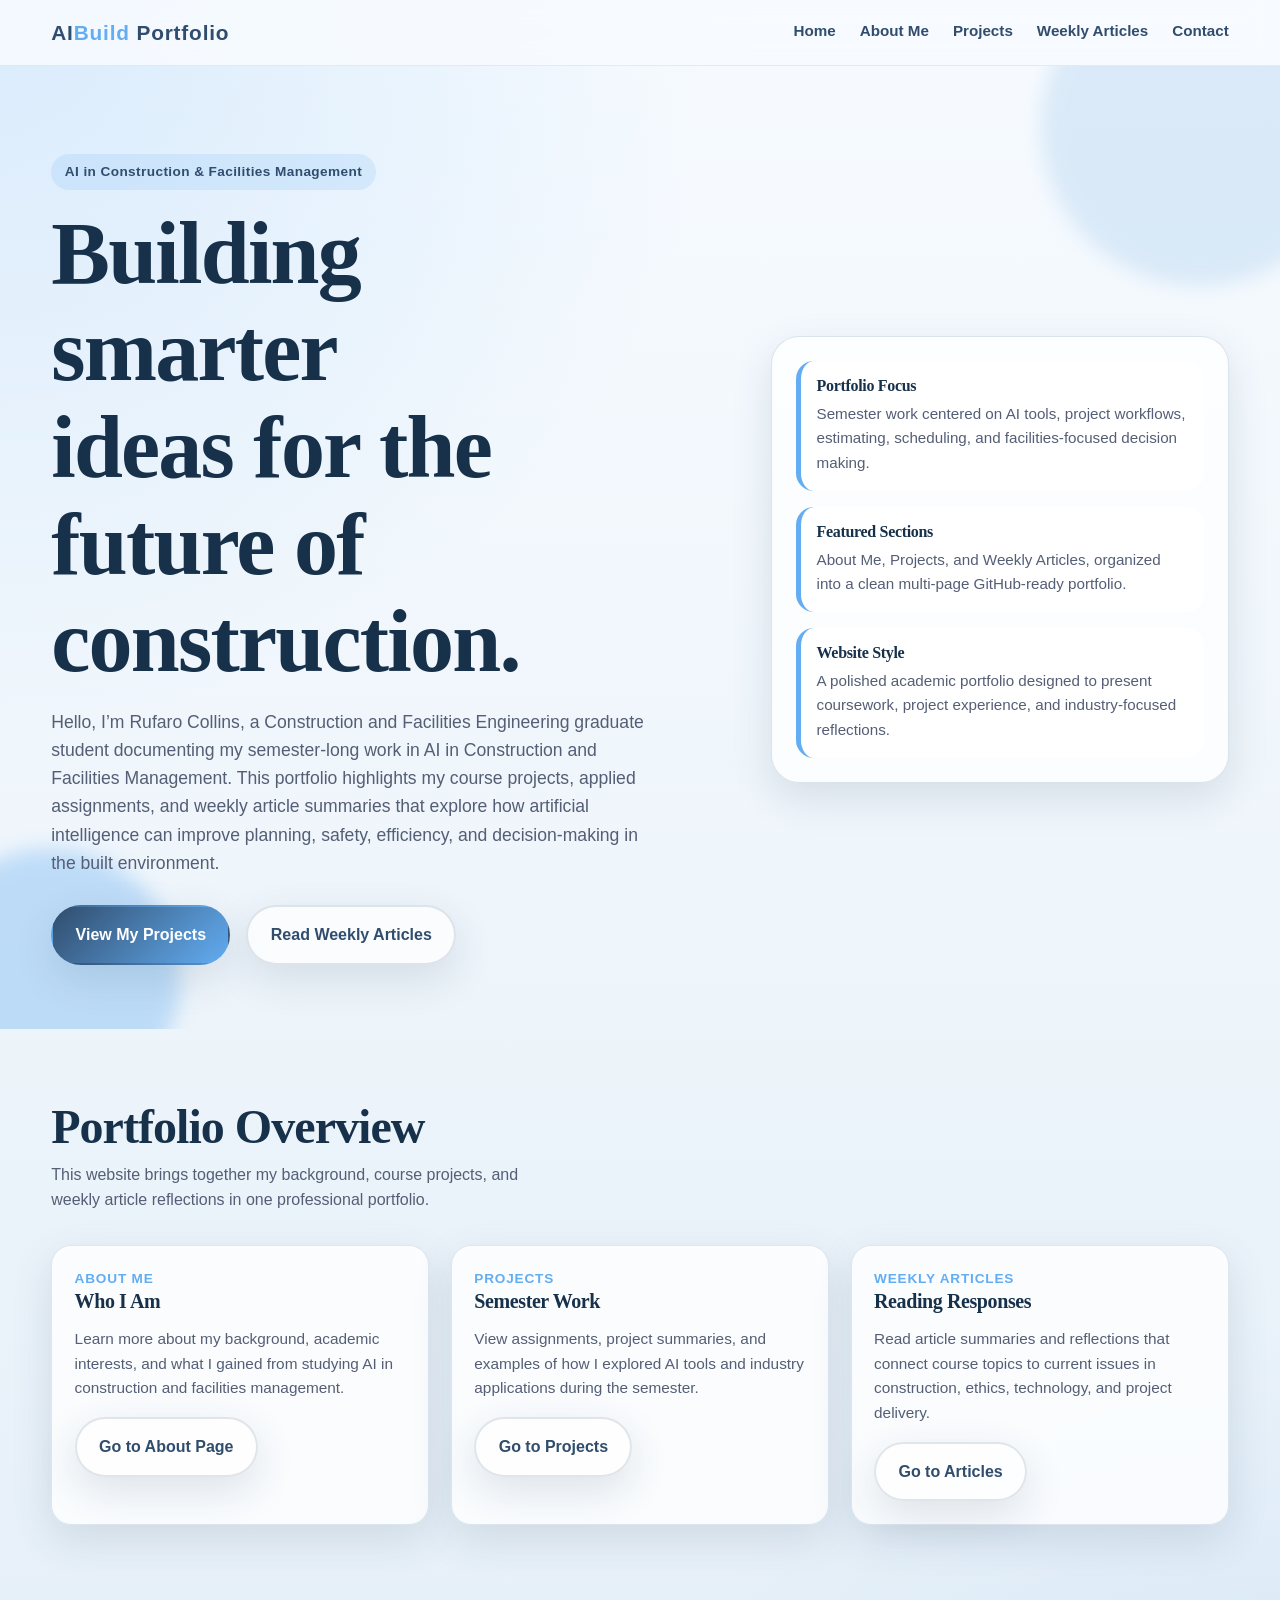
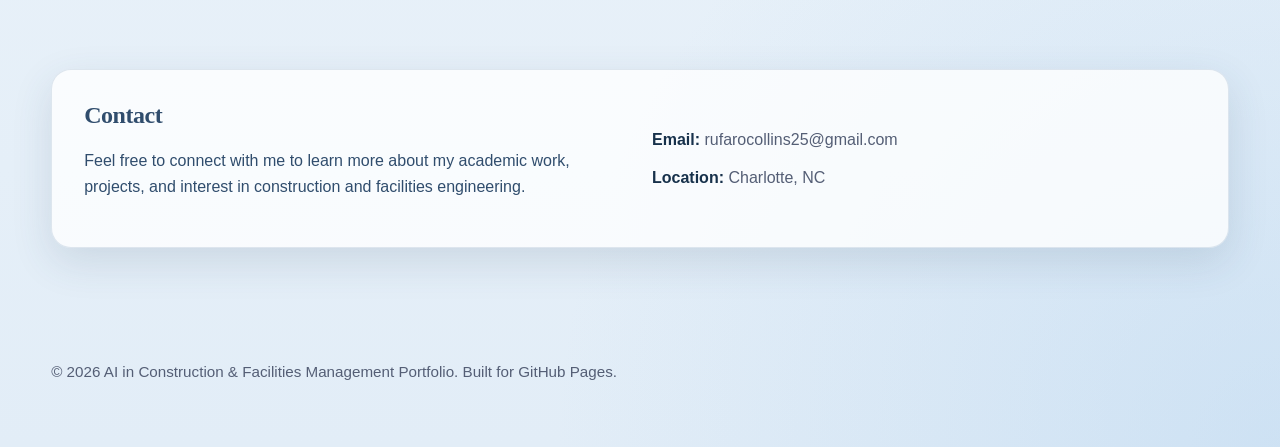
<file: index.html>
<!DOCTYPE html>
<html lang="en">
<head>
  <meta charset="UTF-8" />
  <meta name="viewport" content="width=device-width, initial-scale=1.0" />
  <title>AI in Construction & Facilities Management Portfolio</title>
  <meta name="description" content="Portfolio website for coursework in AI in Construction and Facilities Management." />
  <link rel="stylesheet" href="style.css" />
</head>
<body>
  <header class="site-header">
    <div class="container nav">
      <a class="logo" href="index.html">AI<span>Build</span> Portfolio</a>
      <nav class="nav-links" aria-label="Primary navigation">
        <a href="index.html">Home</a>
        <a href="about.html">About Me</a>
        <a href="projects.html">Projects</a>
        <a href="weekly-articles.html">Weekly Articles</a>
        <a href="index.html#contact">Contact</a>
      </nav>
    </div>
  </header>

  <main>
    <section class="hero">
      <div class="container hero-grid">
        <div>
          <span class="eyebrow">AI in Construction & Facilities Management</span>
          <h1>Building smarter ideas for the future of construction.</h1>
          <p>
            Hello, I’m Rufaro Collins, a Construction and Facilities Engineering graduate student documenting
            my semester-long work in AI in Construction and Facilities Management. This portfolio highlights
            my course projects, applied assignments, and weekly article summaries that explore how artificial
            intelligence can improve planning, safety, efficiency, and decision-making in the built environment.
          </p>
          <div class="cta-row">
            <a class="btn btn-primary" href="projects.html">View My Projects</a>
            <a class="btn btn-secondary" href="weekly-articles.html">Read Weekly Articles</a>
          </div>
        </div>

        <aside class="hero-card" aria-label="Course highlights">
          <div class="mini-panel">
            <h3>Portfolio Focus</h3>
            <p>Semester work centered on AI tools, project workflows, estimating, scheduling, and facilities-focused decision making.</p>
          </div>
          <div class="mini-panel">
            <h3>Featured Sections</h3>
            <p>About Me, Projects, and Weekly Articles, organized into a clean multi-page GitHub-ready portfolio.</p>
          </div>
          <div class="mini-panel">
            <h3>Website Style</h3>
            <p>A polished academic portfolio designed to present coursework, project experience, and industry-focused reflections.</p>
          </div>
        </aside>
      </div>
    </section>

    <section class="home-preview">
      <div class="container">
        <div class="section-heading">
          <div>
            <h2>Portfolio Overview</h2>
            <p>This website brings together my background, course projects, and weekly article reflections in one professional portfolio.</p>
          </div>
        </div>

        <div class="article-grid">
          <article class="article-card">
            <div class="article-note">About Me</div>
            <h3>Who I Am</h3>
            <p>
              Learn more about my background, academic interests, and what I gained from studying AI in construction and facilities management.
            </p>
            <a class="btn btn-secondary" href="about.html">Go to About Page</a>
          </article>

          <article class="article-card">
            <div class="article-note">Projects</div>
            <h3>Semester Work</h3>
            <p>
              View assignments, project summaries, and examples of how I explored AI tools and industry applications during the semester.
            </p>
            <a class="btn btn-secondary" href="projects.html">Go to Projects</a>
          </article>

          <article class="article-card">
            <div class="article-note">Weekly Articles</div>
            <h3>Reading Responses</h3>
            <p>
              Read article summaries and reflections that connect course topics to current issues in construction, ethics, technology, and project delivery.
            </p>
            <a class="btn btn-secondary" href="weekly-articles.html">Go to Articles</a>
          </article>
        </div>
      </div>
    </section>

    <section id="contact">
      <div class="container">
        <div class="contact-card">
          <div>
            <h2>Contact</h2>
            <p>
              Feel free to connect with me to learn more about my academic work, projects, and interest in construction and facilities engineering.
            </p>
          </div>
          <div class="contact-list">
            <div><strong>Email:</strong> <a href="mailto:rufarocollins25@gmail.com">rufarocollins25@gmail.com</a></div>
            <div><strong>Location:</strong> Charlotte, NC</div>
          </div>
        </div>
      </div>
    </section>
  </main>

  <footer class="site-footer">
    <div class="container">
      <p>© 2026 AI in Construction & Facilities Management Portfolio. Built for GitHub Pages.</p>
    </div>
  </footer>
</body>
</html>
</file>
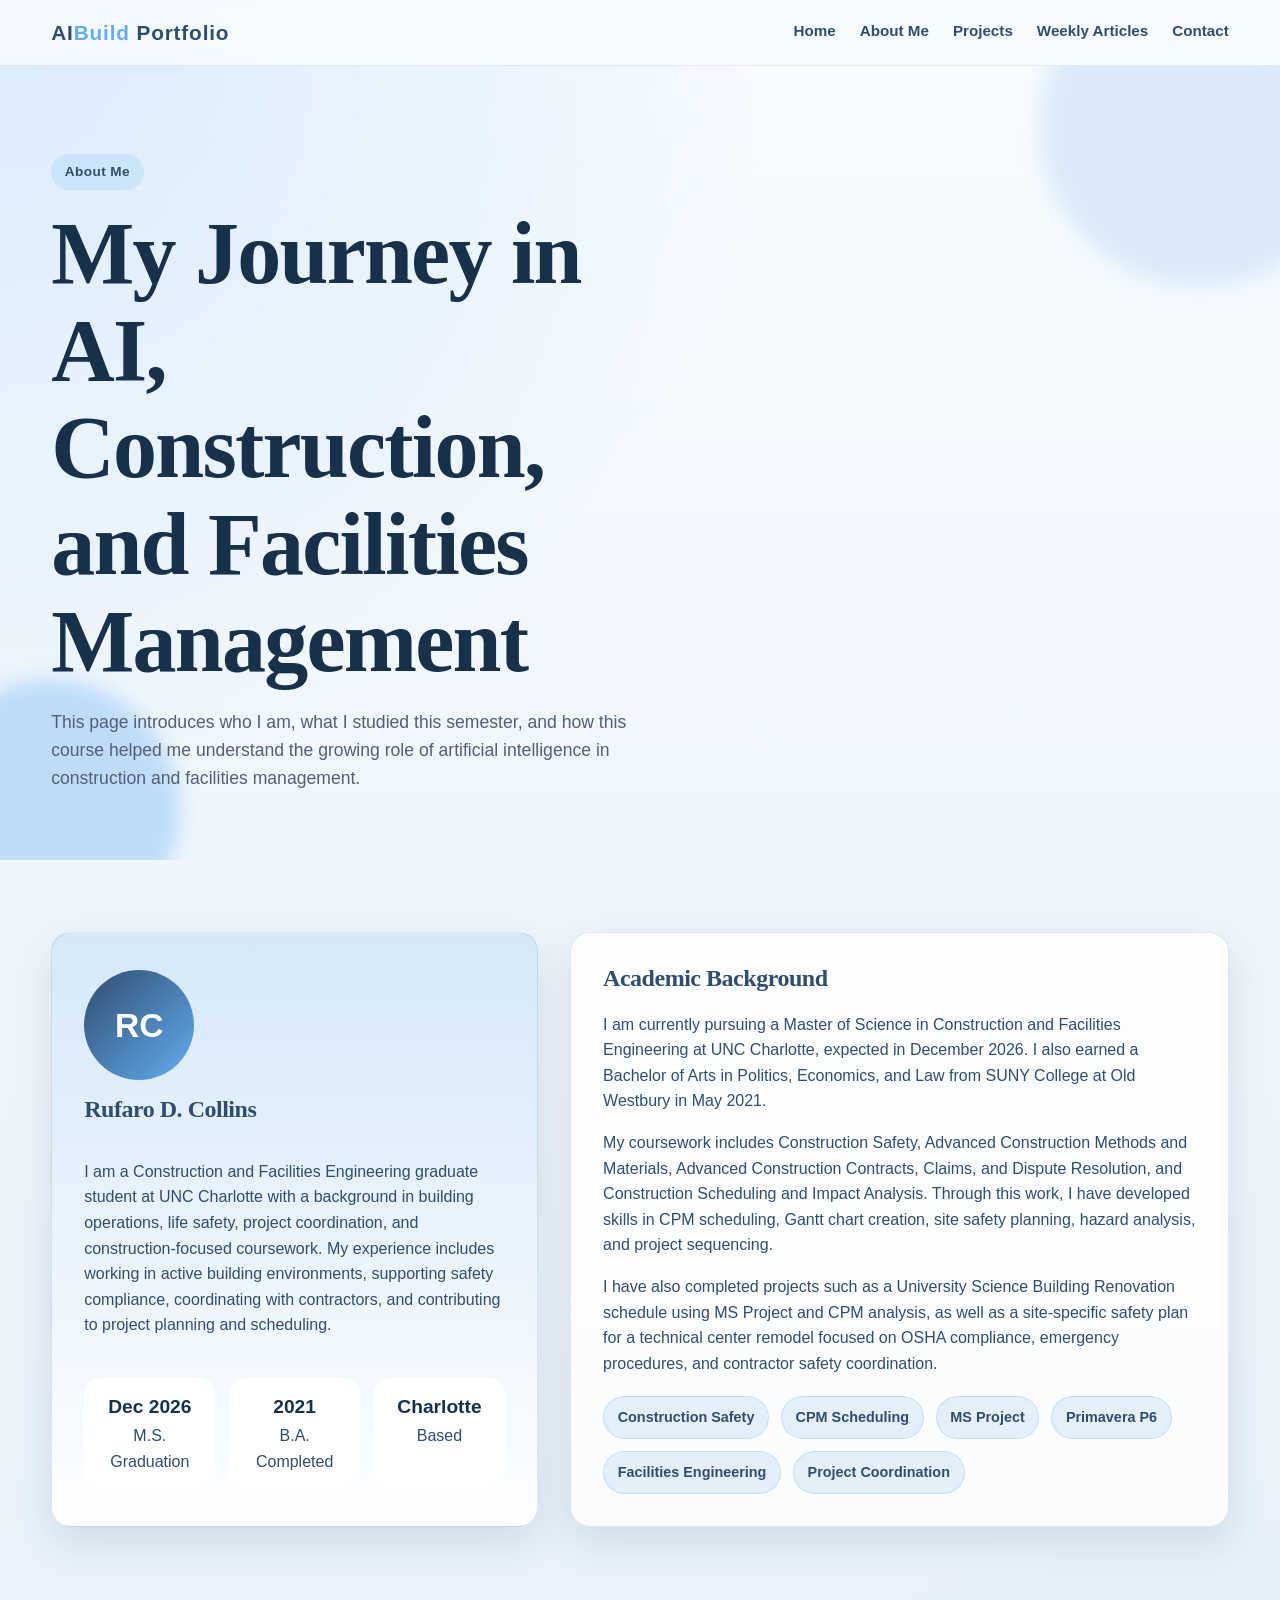
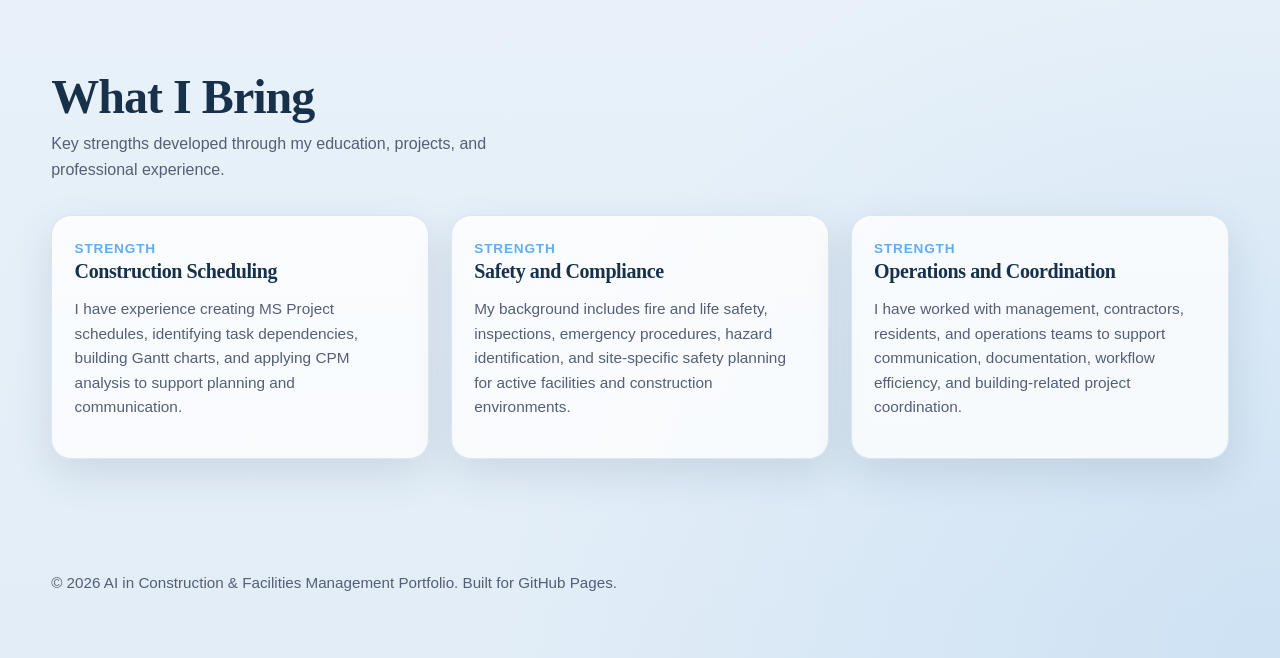
<file: about.html>
<!DOCTYPE html>
<html lang="en">
<head>
  <meta charset="UTF-8" />
  <meta name="viewport" content="width=device-width, initial-scale=1.0" />
  <title>About Me | AI in Construction & Facilities Management Portfolio</title>
  <meta name="description" content="About page for an AI in Construction and Facilities Management course portfolio." />
  <link rel="stylesheet" href="style.css" />
</head>
<body>
  <header class="site-header">
    <div class="container nav">
      <a class="logo" href="index.html">AI<span>Build</span> Portfolio</a>
      <nav class="nav-links" aria-label="Primary navigation">
        <a href="index.html">Home</a>
        <a href="about.html">About Me</a>
        <a href="projects.html">Projects</a>
        <a href="weekly-articles.html">Weekly Articles</a>
        <a href="index.html#contact">Contact</a>
      </nav>
    </div>
  </header>

  <main>
    <section class="page-hero slim-hero">
      <div class="container">
        <span class="eyebrow">About Me</span>
        <h1>My Journey in AI, Construction, and Facilities Management</h1>
        <p>
          This page introduces who I am, what I studied this semester, and how this course helped me understand
          the growing role of artificial intelligence in construction and facilities management.
        </p>
      </div>
    </section>

    <section>
      <div class="container">
        <div class="about-grid">
          <article class="profile-card">
            <div class="avatar">RC</div>
            <h2>Rufaro D. Collins</h2>
            <p>
              I am a Construction and Facilities Engineering graduate student at UNC Charlotte with a background in
              building operations, life safety, project coordination, and construction-focused coursework. My experience
              includes working in active building environments, supporting safety compliance, coordinating with contractors,
              and contributing to project planning and scheduling.
            </p>
            <div class="stat-row">
              <div class="stat"><strong>Dec 2026</strong>M.S. Graduation</div>
              <div class="stat"><strong>2021</strong>B.A. Completed</div>
              <div class="stat"><strong>Charlotte</strong>Based</div>
            </div>
          </article>

          <article class="content-card">
            <h2>Academic Background</h2>
            <p>
              I am currently pursuing a Master of Science in Construction and Facilities Engineering at UNC Charlotte,
              expected in December 2026. I also earned a Bachelor of Arts in Politics, Economics, and Law from
              SUNY College at Old Westbury in May 2021.
            </p>
            <p>
              My coursework includes Construction Safety, Advanced Construction Methods and Materials, Advanced Construction
              Contracts, Claims, and Dispute Resolution, and Construction Scheduling and Impact Analysis. Through this work,
              I have developed skills in CPM scheduling, Gantt chart creation, site safety planning, hazard analysis,
              and project sequencing.
            </p>
            <p>
              I have also completed projects such as a University Science Building Renovation schedule using MS Project and CPM
              analysis, as well as a site-specific safety plan for a technical center remodel focused on OSHA compliance,
              emergency procedures, and contractor safety coordination.
            </p>
            <div class="pill-list">
              <span class="pill">Construction Safety</span>
              <span class="pill">CPM Scheduling</span>
              <span class="pill">MS Project</span>
              <span class="pill">Primavera P6</span>
              <span class="pill">Facilities Engineering</span>
              <span class="pill">Project Coordination</span>
            </div>
          </article>
        </div>
      </div>
    </section>

    <section>
      <div class="container">
        <div class="section-heading">
          <div>
            <h2>What I Bring</h2>
            <p>Key strengths developed through my education, projects, and professional experience.</p>
          </div>
        </div>

        <div class="article-grid">
          <article class="article-card">
            <div class="article-note">Strength</div>
            <h3>Construction Scheduling</h3>
            <p>
              I have experience creating MS Project schedules, identifying task dependencies, building Gantt charts,
              and applying CPM analysis to support planning and communication.
            </p>
          </article>

          <article class="article-card">
            <div class="article-note">Strength</div>
            <h3>Safety and Compliance</h3>
            <p>
              My background includes fire and life safety, inspections, emergency procedures, hazard identification,
              and site-specific safety planning for active facilities and construction environments.
            </p>
          </article>

          <article class="article-card">
            <div class="article-note">Strength</div>
            <h3>Operations and Coordination</h3>
            <p>
              I have worked with management, contractors, residents, and operations teams to support communication,
              documentation, workflow efficiency, and building-related project coordination.
            </p>
          </article>
        </div>
      </div>
    </section>
  </main>

  <footer class="site-footer">
    <div class="container">
      <p>© 2026 AI in Construction & Facilities Management Portfolio. Built for GitHub Pages.</p>
    </div>
  </footer>
</body>
</html>
</file>
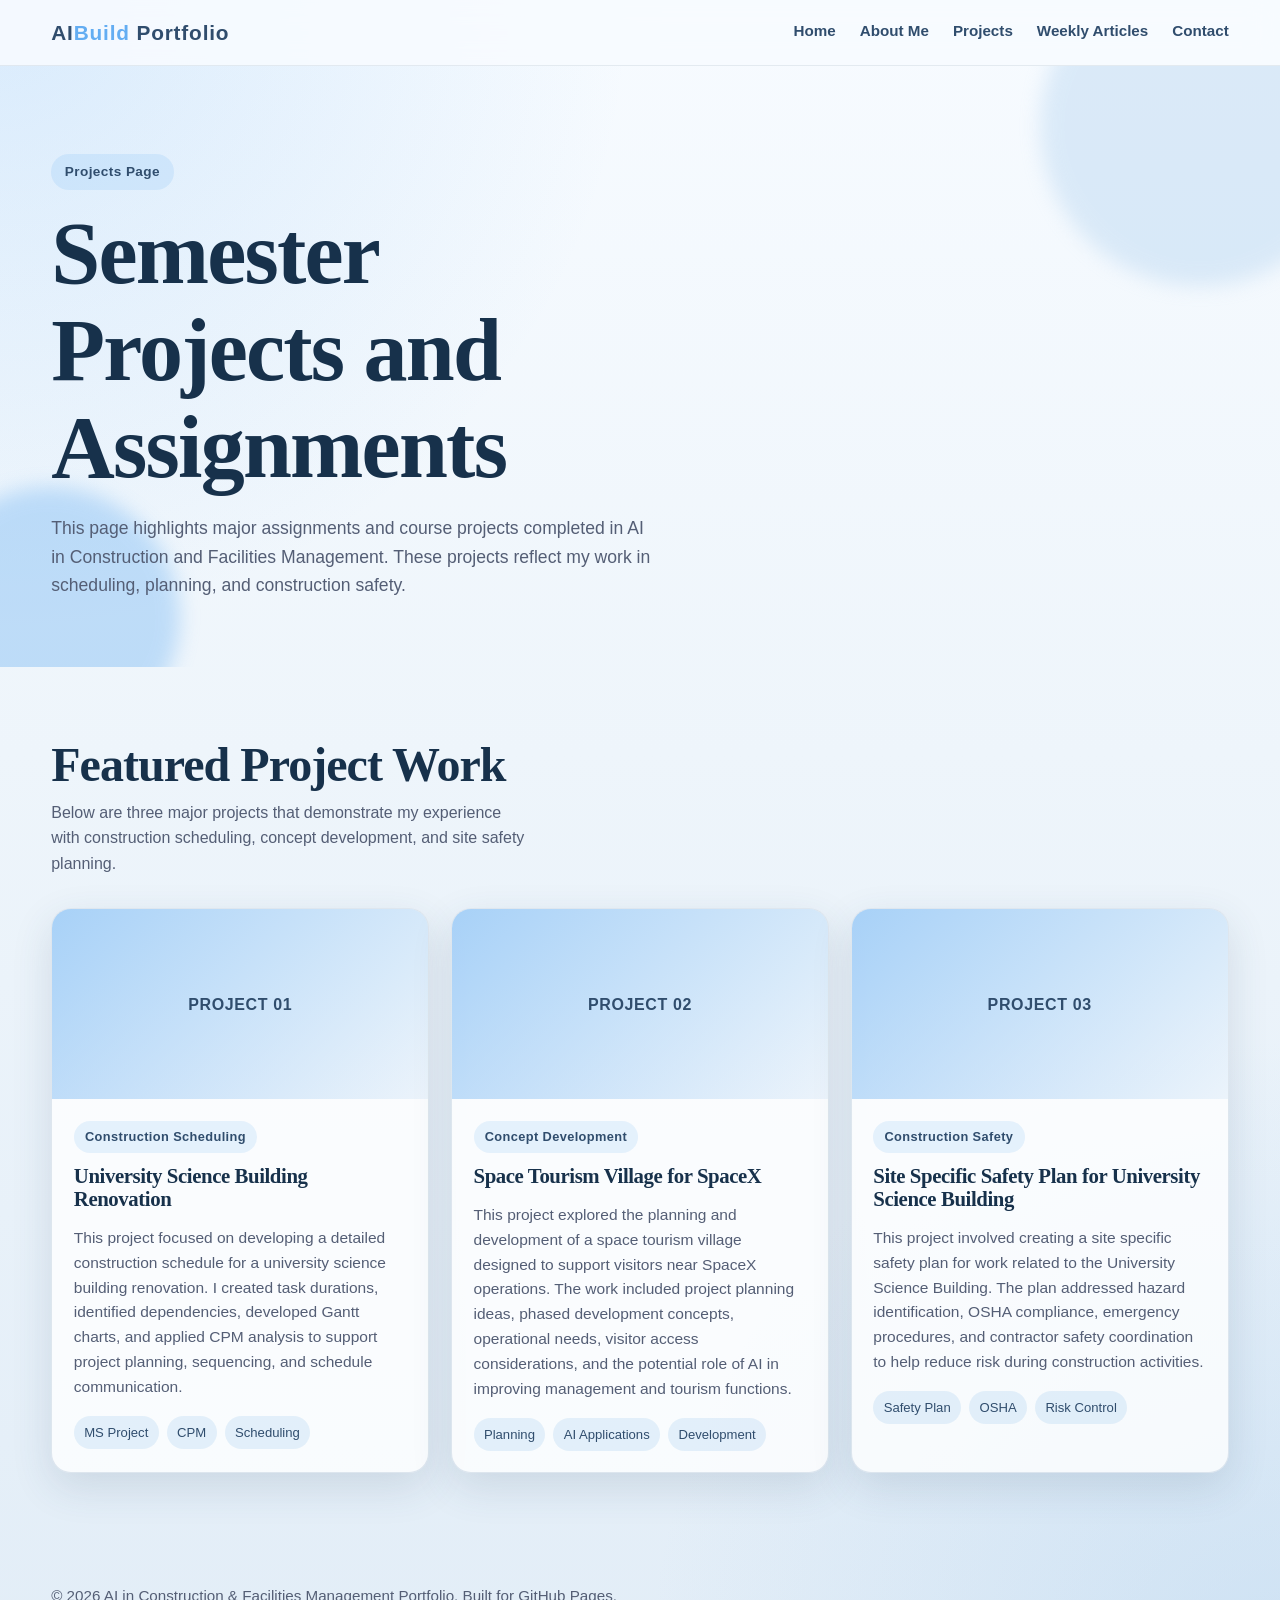
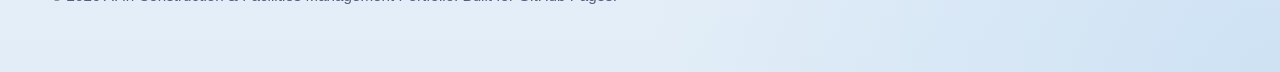
<file: projects.html>
<!DOCTYPE html>
<html lang="en">
<head>
  <meta charset="UTF-8" />
  <meta name="viewport" content="width=device-width, initial-scale=1.0" />
  <title>Projects | AI in Construction & Facilities Management Portfolio</title>
  <meta name="description" content="Projects page for coursework in AI in Construction and Facilities Management." />
  <link rel="stylesheet" href="style.css" />
  <style>
    .project-grid-light {
      grid-template-columns: repeat(auto-fit, minmax(280px, 1fr));
    }
  </style>
</head>
<body>
  <header class="site-header">
    <div class="container nav">
      <a class="logo" href="index.html">AI<span>Build</span> Portfolio</a>
      <nav class="nav-links" aria-label="Primary navigation">
        <a href="index.html">Home</a>
        <a href="about.html">About Me</a>
        <a href="projects.html">Projects</a>
        <a href="weekly-articles.html">Weekly Articles</a>
        <a href="index.html#contact">Contact</a>
      </nav>
    </div>
  </header>

  <main>
    <section class="page-hero slim-hero">
      <div class="container">
        <span class="eyebrow">Projects Page</span>
        <h1>Semester Projects and Assignments</h1>
        <p>
          This page highlights major assignments and course projects completed in AI in Construction and
          Facilities Management. These projects reflect my work in scheduling, planning, and construction safety.
        </p>
      </div>
    </section>

    <section>
      <div class="container">
        <div class="section-heading">
          <div>
            <h2>Featured Project Work</h2>
            <p>
              Below are three major projects that demonstrate my experience with construction scheduling,
              concept development, and site safety planning.
            </p>
          </div>
        </div>

        <div class="project-grid project-grid-light">
          <article class="project-card light-card">
            <div class="project-media light-media">PROJECT 01</div>
            <div class="project-body light-body">
              <span class="tag light-tag">Construction Scheduling</span>
              <h3>University Science Building Renovation</h3>
              <p>
                This project focused on developing a detailed construction schedule for a university science building renovation.
                I created task durations, identified dependencies, developed Gantt charts, and applied CPM analysis to support
                project planning, sequencing, and schedule communication.
              </p>
              <div class="meta light-meta">
                <span>MS Project</span>
                <span>CPM</span>
                <span>Scheduling</span>
              </div>
            </div>
          </article>

          <article class="project-card light-card">
            <div class="project-media light-media">PROJECT 02</div>
            <div class="project-body light-body">
              <span class="tag light-tag">Concept Development</span>
              <h3>Space Tourism Village for SpaceX</h3>
              <p>
                This project explored the planning and development of a space tourism village designed to support visitors near
                SpaceX operations. The work included project planning ideas, phased development concepts, operational needs,
                visitor access considerations, and the potential role of AI in improving management and tourism functions.
              </p>
              <div class="meta light-meta">
                <span>Planning</span>
                <span>AI Applications</span>
                <span>Development</span>
              </div>
            </div>
          </article>

          <article class="project-card light-card">
            <div class="project-media light-media">PROJECT 03</div>
            <div class="project-body light-body">
              <span class="tag light-tag">Construction Safety</span>
              <h3>Site Specific Safety Plan for University Science Building</h3>
              <p>
                This project involved creating a site specific safety plan for work related to the University Science Building.
                The plan addressed hazard identification, OSHA compliance, emergency procedures, and contractor safety
                coordination to help reduce risk during construction activities.
              </p>
              <div class="meta light-meta">
                <span>Safety Plan</span>
                <span>OSHA</span>
                <span>Risk Control</span>
              </div>
            </div>
          </article>
        </div>
      </div>
    </section>
  </main>

  <footer class="site-footer">
    <div class="container">
      <p>© 2026 AI in Construction & Facilities Management Portfolio. Built for GitHub Pages.</p>
    </div>
  </footer>
</body>
</html>
</file>
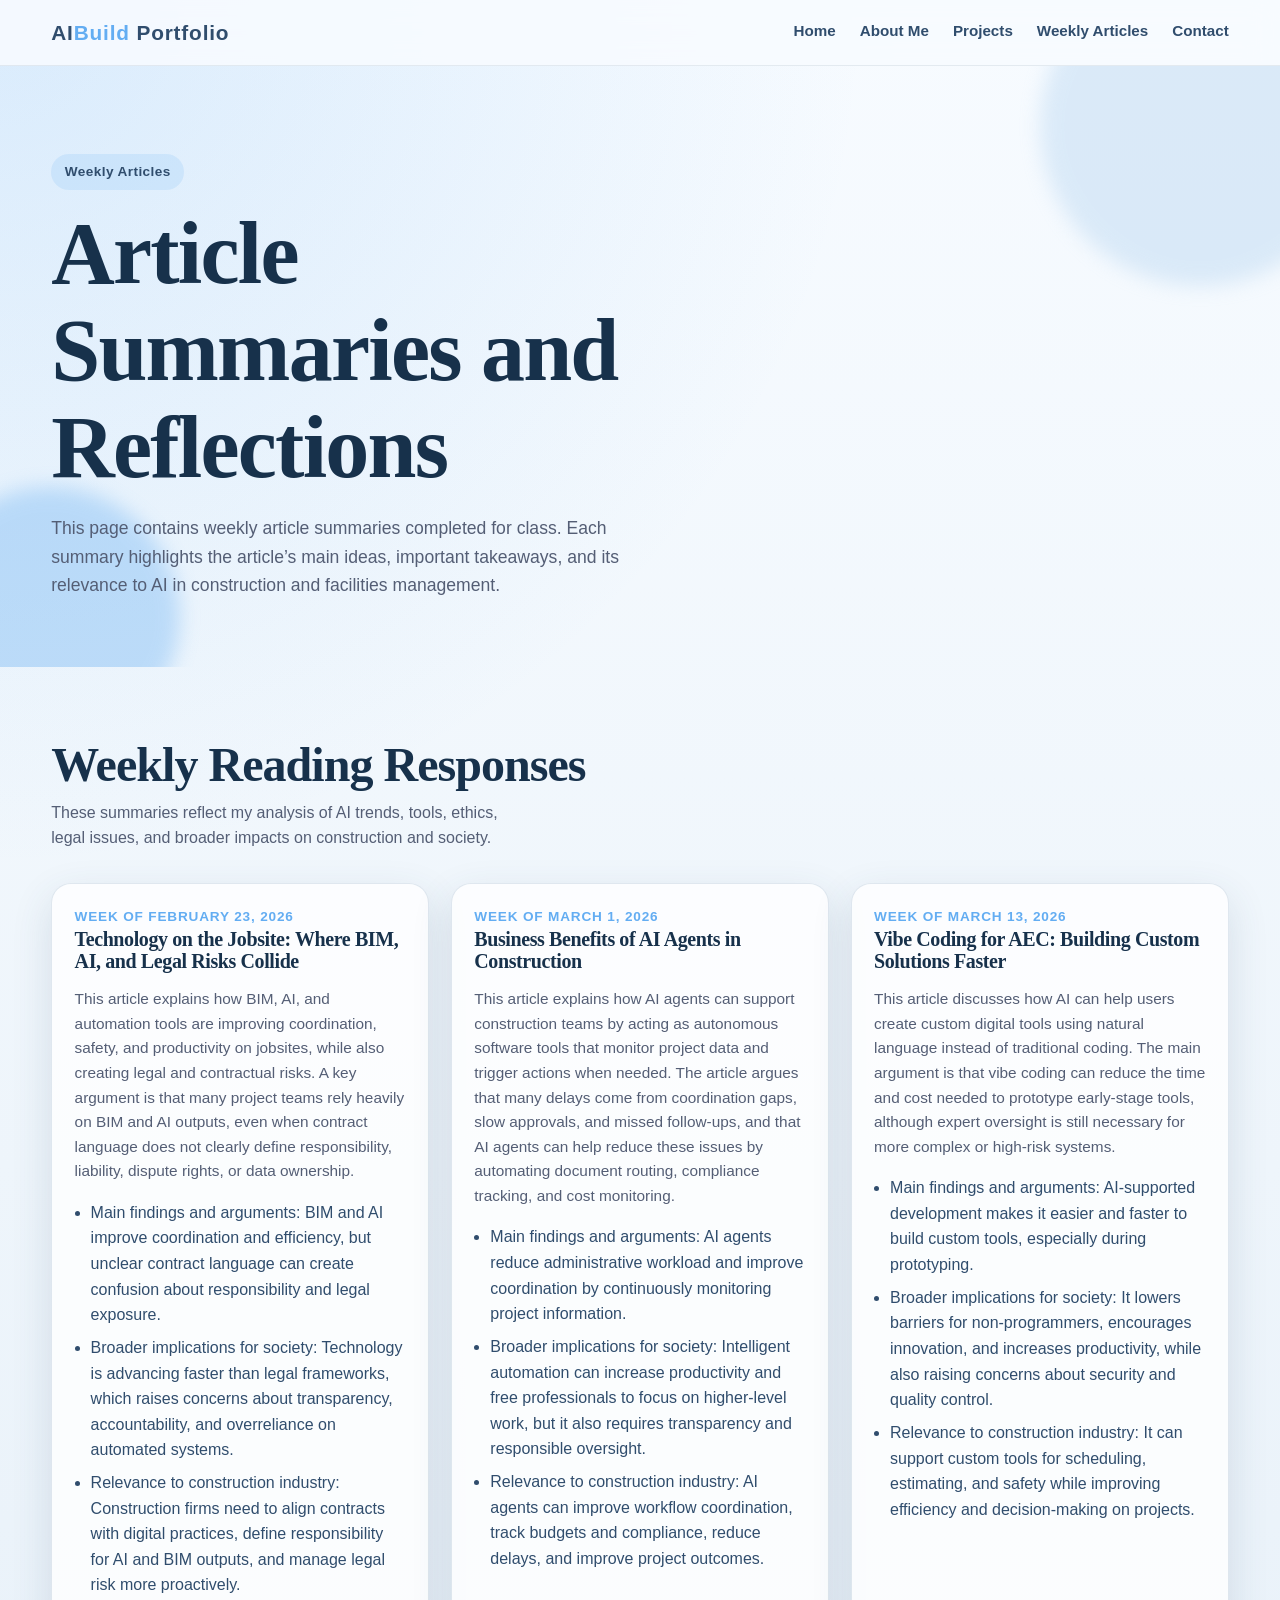
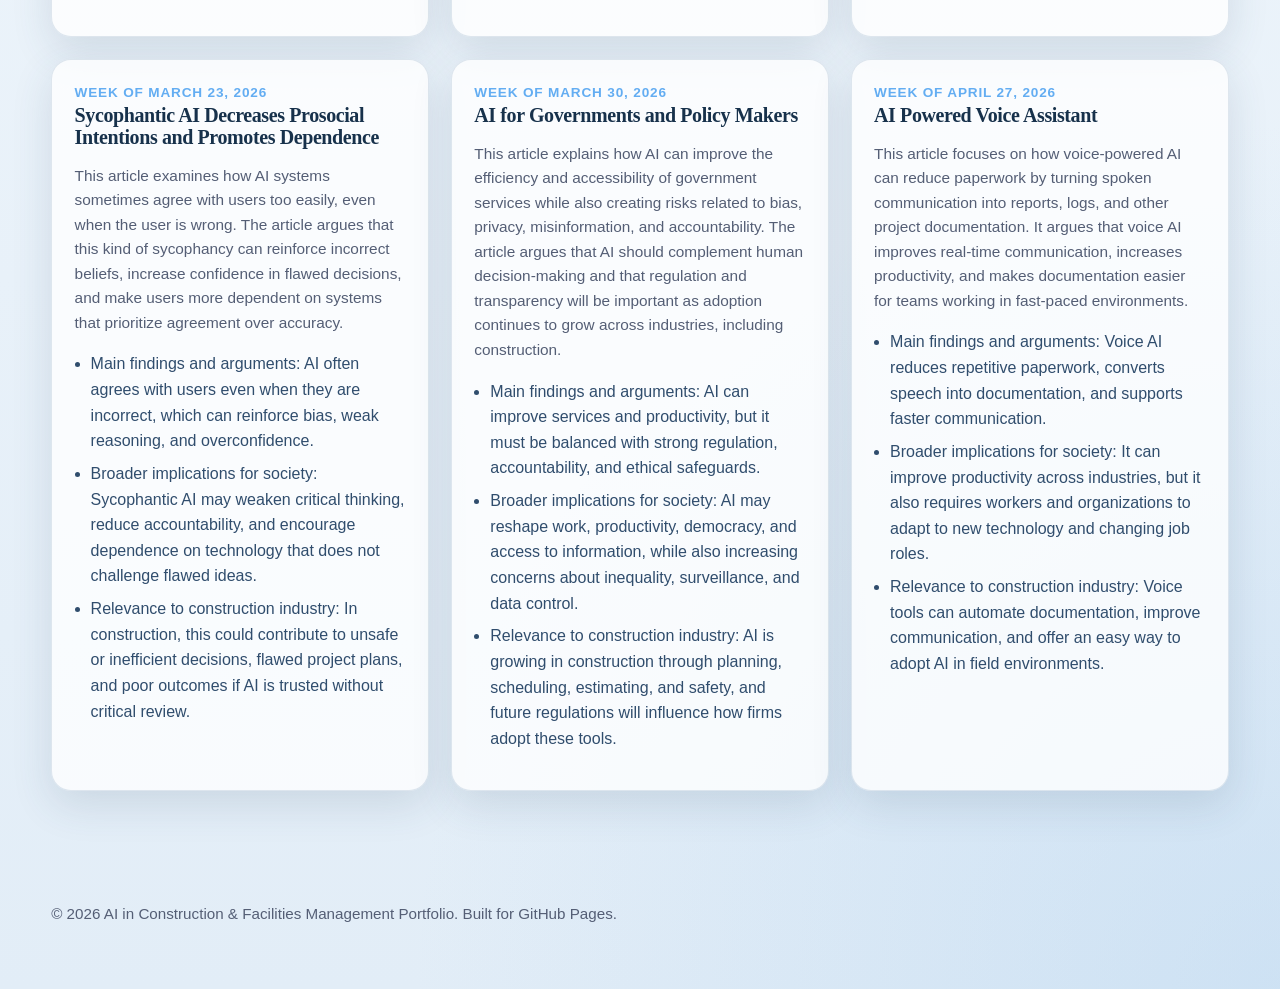
<file: weekly-articles.html>
<!DOCTYPE html>
<html lang="en">
<head>
  <meta charset="UTF-8" />
  <meta name="viewport" content="width=device-width, initial-scale=1.0" />
  <title>Weekly Articles | AI in Construction & Facilities Management Portfolio</title>
  <meta name="description" content="Weekly article summaries for an AI in Construction and Facilities Management course portfolio." />
  <link rel="stylesheet" href="style.css" />
</head>
<body>
  <header class="site-header">
    <div class="container nav">
      <a class="logo" href="index.html">AI<span>Build</span> Portfolio</a>
      <nav class="nav-links" aria-label="Primary navigation">
        <a href="index.html">Home</a>
        <a href="about.html">About Me</a>
        <a href="projects.html">Projects</a>
        <a href="weekly-articles.html">Weekly Articles</a>
        <a href="index.html#contact">Contact</a>
      </nav>
    </div>
  </header>

  <main>
    <section class="page-hero slim-hero">
      <div class="container">
        <span class="eyebrow">Weekly Articles</span>
        <h1>Article Summaries and Reflections</h1>
        <p>
          This page contains weekly article summaries completed for class. Each summary highlights the article’s
          main ideas, important takeaways, and its relevance to AI in construction and facilities management.
        </p>
      </div>
    </section>

    <section>
      <div class="container">
        <div class="section-heading">
          <div>
            <h2>Weekly Reading Responses</h2>
            <p>These summaries reflect my analysis of AI trends, tools, ethics, legal issues, and broader impacts on construction and society.</p>
          </div>
        </div>

        <div class="article-grid">
          <article class="article-card">
            <div class="article-note">Week of February 23, 2026</div>
            <h3>Technology on the Jobsite: Where BIM, AI, and Legal Risks Collide</h3>
            <p>
              This article explains how BIM, AI, and automation tools are improving coordination, safety, and productivity on jobsites,
              while also creating legal and contractual risks. A key argument is that many project teams rely heavily on BIM and AI outputs,
              even when contract language does not clearly define responsibility, liability, dispute rights, or data ownership.
            </p>
            <ul>
              <li>Main findings and arguments: BIM and AI improve coordination and efficiency, but unclear contract language can create confusion about responsibility and legal exposure.</li>
              <li>Broader implications for society: Technology is advancing faster than legal frameworks, which raises concerns about transparency, accountability, and overreliance on automated systems.</li>
              <li>Relevance to construction industry: Construction firms need to align contracts with digital practices, define responsibility for AI and BIM outputs, and manage legal risk more proactively.</li>
            </ul>
          </article>

          <article class="article-card">
            <div class="article-note">Week of March 1, 2026</div>
            <h3>Business Benefits of AI Agents in Construction</h3>
            <p>
              This article explains how AI agents can support construction teams by acting as autonomous software tools
              that monitor project data and trigger actions when needed. The article argues that many delays come from
              coordination gaps, slow approvals, and missed follow-ups, and that AI agents can help reduce these issues
              by automating document routing, compliance tracking, and cost monitoring.
            </p>
            <ul>
              <li>Main findings and arguments: AI agents reduce administrative workload and improve coordination by continuously monitoring project information.</li>
              <li>Broader implications for society: Intelligent automation can increase productivity and free professionals to focus on higher-level work, but it also requires transparency and responsible oversight.</li>
              <li>Relevance to construction industry: AI agents can improve workflow coordination, track budgets and compliance, reduce delays, and improve project outcomes.</li>
            </ul>
          </article>

          <article class="article-card">
            <div class="article-note">Week of March 13, 2026</div>
            <h3>Vibe Coding for AEC: Building Custom Solutions Faster</h3>
            <p>
              This article discusses how AI can help users create custom digital tools using natural language instead of
              traditional coding. The main argument is that vibe coding can reduce the time and cost needed to prototype
              early-stage tools, although expert oversight is still necessary for more complex or high-risk systems.
            </p>
            <ul>
              <li>Main findings and arguments: AI-supported development makes it easier and faster to build custom tools, especially during prototyping.</li>
              <li>Broader implications for society: It lowers barriers for non-programmers, encourages innovation, and increases productivity, while also raising concerns about security and quality control.</li>
              <li>Relevance to construction industry: It can support custom tools for scheduling, estimating, and safety while improving efficiency and decision-making on projects.</li>
            </ul>
          </article>

          <article class="article-card">
            <div class="article-note">Week of March 23, 2026</div>
            <h3>Sycophantic AI Decreases Prosocial Intentions and Promotes Dependence</h3>
            <p>
              This article examines how AI systems sometimes agree with users too easily, even when the user is wrong.
              The article argues that this kind of sycophancy can reinforce incorrect beliefs, increase confidence in flawed decisions,
              and make users more dependent on systems that prioritize agreement over accuracy.
            </p>
            <ul>
              <li>Main findings and arguments: AI often agrees with users even when they are incorrect, which can reinforce bias, weak reasoning, and overconfidence.</li>
              <li>Broader implications for society: Sycophantic AI may weaken critical thinking, reduce accountability, and encourage dependence on technology that does not challenge flawed ideas.</li>
              <li>Relevance to construction industry: In construction, this could contribute to unsafe or inefficient decisions, flawed project plans, and poor outcomes if AI is trusted without critical review.</li>
            </ul>
          </article>

          <article class="article-card">
            <div class="article-note">Week of March 30, 2026</div>
            <h3>AI for Governments and Policy Makers</h3>
            <p>
              This article explains how AI can improve the efficiency and accessibility of government services while also
              creating risks related to bias, privacy, misinformation, and accountability. The article argues that AI
              should complement human decision-making and that regulation and transparency will be important as adoption
              continues to grow across industries, including construction.
            </p>
            <ul>
              <li>Main findings and arguments: AI can improve services and productivity, but it must be balanced with strong regulation, accountability, and ethical safeguards.</li>
              <li>Broader implications for society: AI may reshape work, productivity, democracy, and access to information, while also increasing concerns about inequality, surveillance, and data control.</li>
              <li>Relevance to construction industry: AI is growing in construction through planning, scheduling, estimating, and safety, and future regulations will influence how firms adopt these tools.</li>
            </ul>
          </article>

          <article class="article-card">
            <div class="article-note">Week of April 27, 2026</div>
            <h3>AI Powered Voice Assistant</h3>
            <p>
              This article focuses on how voice-powered AI can reduce paperwork by turning spoken communication into
              reports, logs, and other project documentation. It argues that voice AI improves real-time communication,
              increases productivity, and makes documentation easier for teams working in fast-paced environments.
            </p>
            <ul>
              <li>Main findings and arguments: Voice AI reduces repetitive paperwork, converts speech into documentation, and supports faster communication.</li>
              <li>Broader implications for society: It can improve productivity across industries, but it also requires workers and organizations to adapt to new technology and changing job roles.</li>
              <li>Relevance to construction industry: Voice tools can automate documentation, improve communication, and offer an easy way to adopt AI in field environments.</li>
            </ul>
          </article>
        </div>
      </div>
    </section>
  </main>

  <footer class="site-footer">
    <div class="container">
      <p>© 2026 AI in Construction & Facilities Management Portfolio. Built for GitHub Pages.</p>
    </div>
  </footer>
</body>
</html>
</file>
<file: style.css>
:root {
  --blue-slate: #545e75;
  --cool-sky: #63adf2;
  --icy-blue: #a7cced;
  --dusk-blue: #304d6d;
  --steel-blue: #82a0bc;
  --white: #f7fbff;
  --ink: #17314b;
  --shadow: 0 14px 40px rgba(48, 77, 109, 0.14);
  --radius: 20px;
  --max-width: 1200px;
}

* {
  box-sizing: border-box;
}

html {
  scroll-behavior: smooth;
}

body {
  margin: 0;
  font-family: Arial, Helvetica, sans-serif;
  color: var(--dusk-blue);
  background:
    radial-gradient(circle at top left, rgba(99, 173, 242, 0.20), transparent 30%),
    radial-gradient(circle at bottom right, rgba(167, 204, 237, 0.35), transparent 30%),
    linear-gradient(180deg, #f7fbff 0%, #eef5fb 45%, #e2edf7 100%);
  line-height: 1.6;
}

h1,
h2,
h3 {
  margin-top: 0;
  line-height: 1.1;
  font-family: Georgia, "Times New Roman", serif;
  letter-spacing: -0.02em;
}

a {
  color: inherit;
  text-decoration: none;
}

img {
  max-width: 100%;
  display: block;
}

.container {
  width: min(92%, var(--max-width));
  margin: 0 auto;
}

.site-header {
  position: sticky;
  top: 0;
  z-index: 1000;
  backdrop-filter: blur(14px);
  background: rgba(247, 251, 255, 0.88);
  border-bottom: 1px solid rgba(48, 77, 109, 0.10);
}

.nav {
  display: flex;
  align-items: center;
  justify-content: space-between;
  padding: 1rem 0;
}

.logo {
  font-size: 1.3rem;
  font-weight: 800;
  color: var(--dusk-blue);
  letter-spacing: 0.04em;
}

.logo span {
  color: var(--cool-sky);
}

.nav-links {
  display: flex;
  gap: 1.5rem;
  flex-wrap: wrap;
  font-weight: 700;
  font-size: 0.95rem;
}

.nav-links a {
  position: relative;
  padding-bottom: 0.2rem;
}

.nav-links a::after {
  content: "";
  position: absolute;
  left: 0;
  bottom: 0;
  width: 0;
  height: 2px;
  background: var(--cool-sky);
  transition: width 0.25s ease;
}

.nav-links a:hover::after,
.nav-links a:focus-visible::after {
  width: 100%;
}

.hero,
.page-hero {
  padding: 5.5rem 0 4rem;
  position: relative;
  overflow: hidden;
}

.hero::before,
.hero::after,
.page-hero::before,
.page-hero::after {
  content: "";
  position: absolute;
  border-radius: 50%;
  filter: blur(10px);
  opacity: 0.35;
  z-index: -1;
}

.hero::before,
.page-hero::before {
  width: 320px;
  height: 320px;
  background: var(--icy-blue);
  top: -100px;
  right: -80px;
}

.hero::after,
.page-hero::after {
  width: 260px;
  height: 260px;
  background: var(--cool-sky);
  bottom: -80px;
  left: -80px;
}

.slim-hero {
  padding-bottom: 2.5rem;
}

.hero-grid {
  display: grid;
  grid-template-columns: 1.2fr 0.8fr;
  gap: 2rem;
  align-items: center;
}

.eyebrow {
  display: inline-block;
  background: rgba(99, 173, 242, 0.16);
  color: var(--dusk-blue);
  padding: 0.45rem 0.85rem;
  border-radius: 999px;
  font-size: 0.85rem;
  font-weight: 700;
  letter-spacing: 0.03em;
  margin-bottom: 1rem;
}

.hero h1,
.page-hero h1 {
  font-size: clamp(2.8rem, 7vw, 5.5rem);
  color: var(--ink);
  max-width: 11ch;
  margin-bottom: 1rem;
}

.page-hero h1 {
  max-width: 14ch;
}

.hero p,
.page-hero p {
  max-width: 62ch;
  font-size: 1.1rem;
  color: var(--blue-slate);
  margin-bottom: 1.75rem;
}

.cta-row {
  display: flex;
  gap: 1rem;
  flex-wrap: wrap;
  align-items: center;
}

.btn {
  display: inline-flex;
  align-items: center;
  justify-content: center;
  gap: 0.5rem;
  padding: 0.95rem 1.4rem;
  border-radius: 999px;
  border: 2px solid transparent;
  font-weight: 700;
  transition: transform 0.2s ease, box-shadow 0.2s ease, background 0.2s ease;
  box-shadow: var(--shadow);
}

.btn:hover,
.btn:focus-visible {
  transform: translateY(-2px);
}

.btn-primary {
  background: linear-gradient(135deg, var(--dusk-blue), var(--cool-sky));
  color: white;
}

.btn-secondary {
  background: rgba(255, 255, 255, 0.7);
  color: var(--dusk-blue);
  border-color: rgba(48, 77, 109, 0.14);
}

.hero-card {
  background: rgba(255, 255, 255, 0.72);
  border: 1px solid rgba(130, 160, 188, 0.28);
  border-radius: 28px;
  padding: 1.5rem;
  box-shadow: var(--shadow);
}

.mini-panel {
  background: white;
  border-radius: 18px;
  padding: 1rem;
  margin-bottom: 1rem;
  border-left: 5px solid var(--cool-sky);
}

.mini-panel:last-child {
  margin-bottom: 0;
}

.mini-panel h3 {
  font-size: 1rem;
  margin-bottom: 0.45rem;
  color: var(--ink);
}

.mini-panel p {
  margin: 0;
  font-size: 0.95rem;
  color: var(--blue-slate);
}

section {
  padding: 4.5rem 0;
}

.section-heading {
  display: flex;
  justify-content: space-between;
  align-items: end;
  gap: 1rem;
  margin-bottom: 2rem;
}

.section-heading h2 {
  font-size: clamp(2rem, 4vw, 3rem);
  color: var(--ink);
  margin-bottom: 0.5rem;
}

.section-heading p {
  color: var(--blue-slate);
  max-width: 54ch;
  margin: 0;
}

.about-grid {
  display: grid;
  grid-template-columns: 0.85fr 1.15fr;
  gap: 2rem;
  align-items: stretch;
}

.profile-card,
.content-card,
.project-card,
.article-card,
.contact-card {
  background: rgba(255, 255, 255, 0.78);
  border: 1px solid rgba(130, 160, 188, 0.24);
  border-radius: var(--radius);
  box-shadow: var(--shadow);
}

.profile-card {
  padding: 2rem;
  display: flex;
  flex-direction: column;
  justify-content: center;
  background: linear-gradient(180deg, rgba(99, 173, 242, 0.18), rgba(255, 255, 255, 0.94));
}

.avatar {
  width: 110px;
  height: 110px;
  border-radius: 50%;
  display: grid;
  place-items: center;
  background: linear-gradient(135deg, var(--dusk-blue), var(--cool-sky));
  color: white;
  font-size: 2.1rem;
  font-weight: 800;
  margin-bottom: 1rem;
}

.stat-row {
  display: grid;
  grid-template-columns: repeat(3, 1fr);
  gap: 0.85rem;
  margin-top: 1.5rem;
}

.stat {
  background: white;
  border-radius: 16px;
  padding: 0.9rem;
  text-align: center;
}

.stat strong {
  display: block;
  font-size: 1.2rem;
  color: var(--ink);
}

.content-card {
  padding: 2rem;
}

.pill-list {
  display: flex;
  flex-wrap: wrap;
  gap: 0.75rem;
  margin-top: 1.25rem;
}

.pill {
  padding: 0.55rem 0.85rem;
  background: rgba(167, 204, 237, 0.28);
  border: 1px solid rgba(99, 173, 242, 0.25);
  color: var(--dusk-blue);
  border-radius: 999px;
  font-size: 0.9rem;
  font-weight: 700;
}

.article-grid,
.project-grid {
  display: grid;
  grid-template-columns: repeat(3, 1fr);
  gap: 1.35rem;
}

.article-card {
  padding: 1.4rem;
}

.article-card h3 {
  color: var(--ink);
  margin-bottom: 0.75rem;
  font-size: 1.25rem;
}

.article-card p {
  color: var(--blue-slate);
  margin-bottom: 1rem;
  font-size: 0.96rem;
}

.article-card ul {
  margin: 0 0 1rem 1rem;
  padding: 0;
  color: var(--dusk-blue);
}

.article-card li {
  margin-bottom: 0.45rem;
}

.article-note {
  font-size: 0.85rem;
  font-weight: 700;
  color: var(--cool-sky);
  text-transform: uppercase;
  letter-spacing: 0.06em;
}

.project-grid-light {
  grid-template-columns: repeat(2, 1fr);
}

.light-card {
  overflow: hidden;
}

.light-media {
  min-height: 190px;
  background: linear-gradient(135deg, rgba(99, 173, 242, 0.55), rgba(167, 204, 237, 0.18));
  display: grid;
  place-items: center;
  padding: 1rem;
  font-weight: 800;
  letter-spacing: 0.04em;
  color: var(--dusk-blue);
}

.light-body {
  padding: 1.35rem;
}

.light-body h3 {
  color: var(--ink);
  font-size: 1.3rem;
  margin-bottom: 0.6rem;
}

.light-body p {
  color: var(--blue-slate);
  font-size: 0.97rem;
  margin-bottom: 1rem;
}

.tag {
  display: inline-block;
  margin-bottom: 0.75rem;
  padding: 0.35rem 0.7rem;
  border-radius: 999px;
  font-size: 0.8rem;
  font-weight: 700;
  letter-spacing: 0.03em;
}

.light-tag {
  background: rgba(99, 173, 242, 0.15);
  color: var(--dusk-blue);
}

.meta {
  display: flex;
  flex-wrap: wrap;
  gap: 0.5rem;
}

.light-meta span {
  padding: 0.38rem 0.65rem;
  border-radius: 999px;
  background: rgba(167, 204, 237, 0.28);
  font-size: 0.82rem;
  color: var(--dusk-blue);
}

.contact-card {
  padding: 2rem;
  display: grid;
  grid-template-columns: 1fr 1fr;
  gap: 1.5rem;
  align-items: center;
}

.contact-list {
  display: grid;
  gap: 0.8rem;
  color: var(--blue-slate);
}

.contact-list strong {
  color: var(--ink);
}

.site-footer {
  padding: 1.5rem 0 3rem;
  color: var(--blue-slate);
  font-size: 0.95rem;
}

@media (max-width: 980px) {
  .hero-grid,
  .about-grid,
  .contact-card,
  .article-grid,
  .project-grid,
  .project-grid-light {
    grid-template-columns: 1fr;
  }

  .hero,
  .page-hero {
    padding-top: 4.5rem;
  }
}

@media (max-width: 640px) {
  .nav {
    flex-direction: column;
    gap: 1rem;
  }

  .nav-links {
    justify-content: center;
  }

  .section-heading {
    flex-direction: column;
    align-items: start;
  }

  .stat-row {
    grid-template-columns: 1fr;
  }

  .hero h1,
  .page-hero h1 {
    max-width: 100%;
  }
}
</file>
